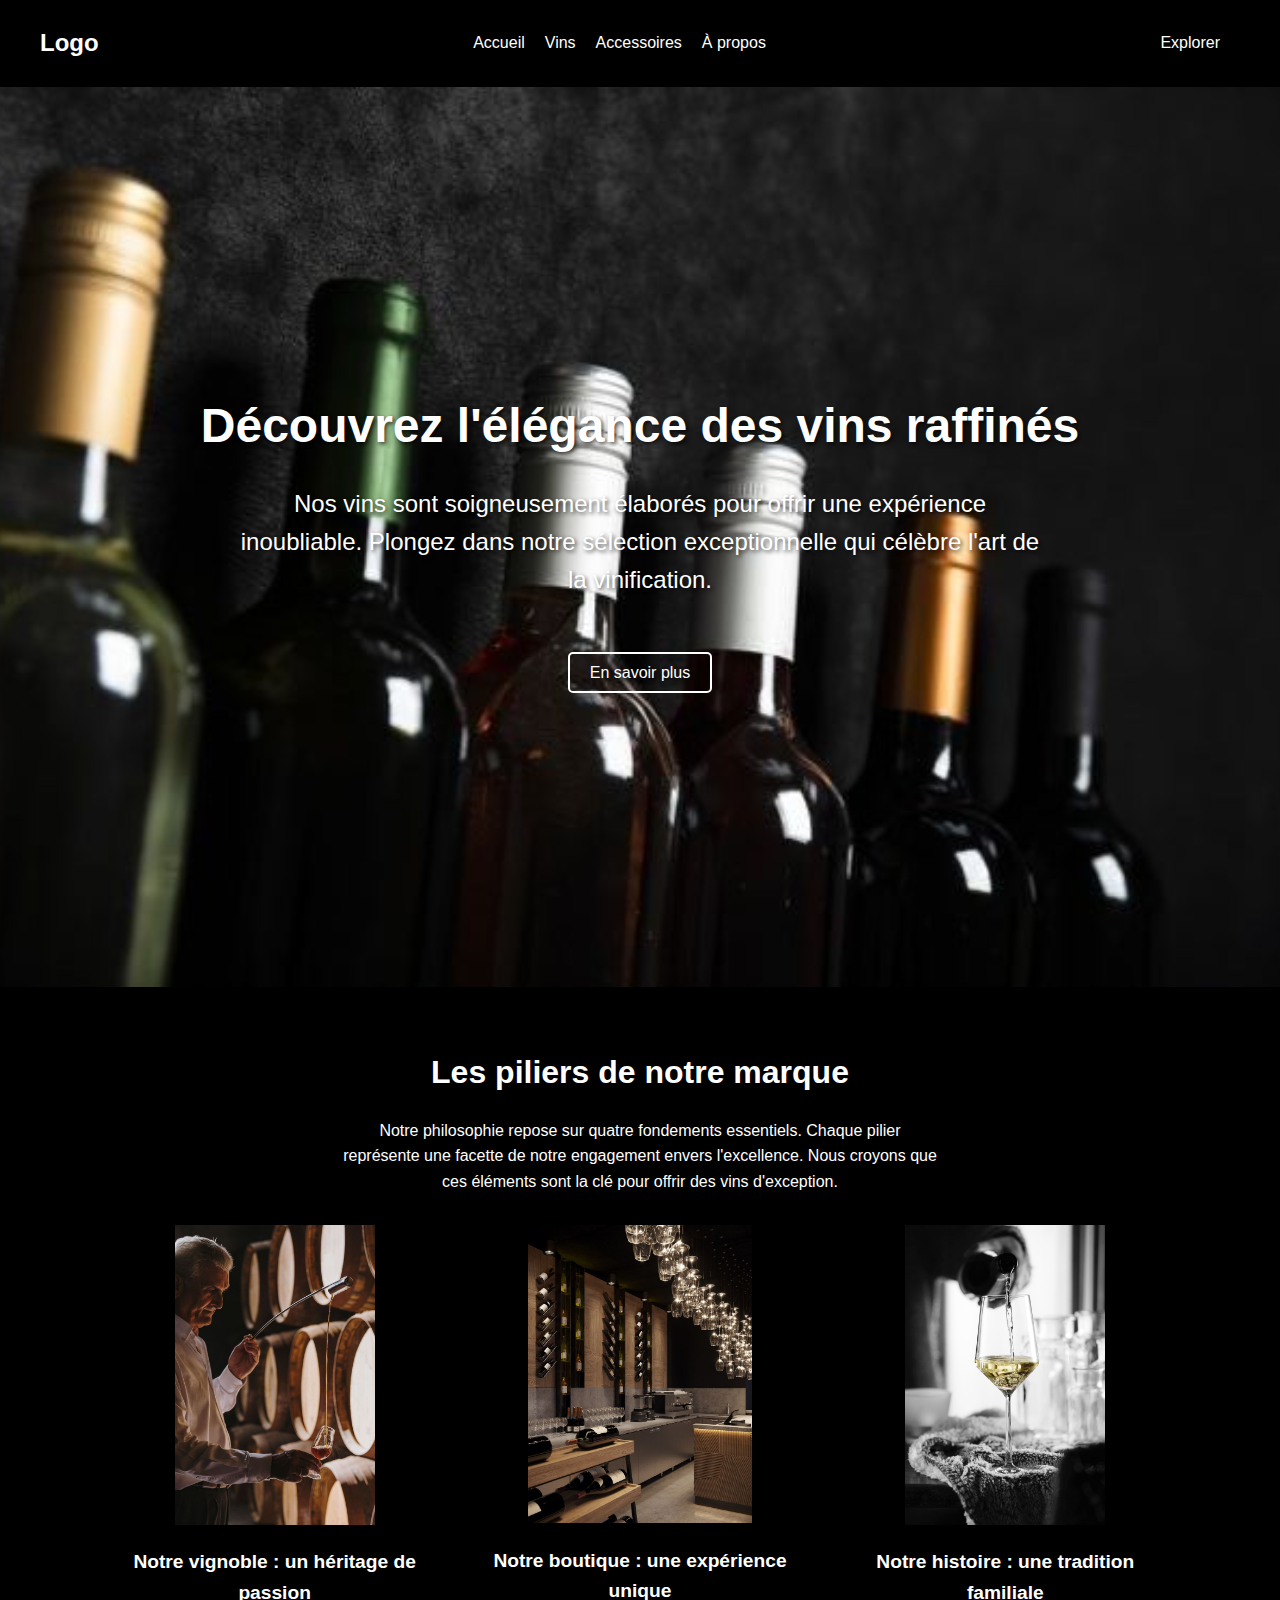
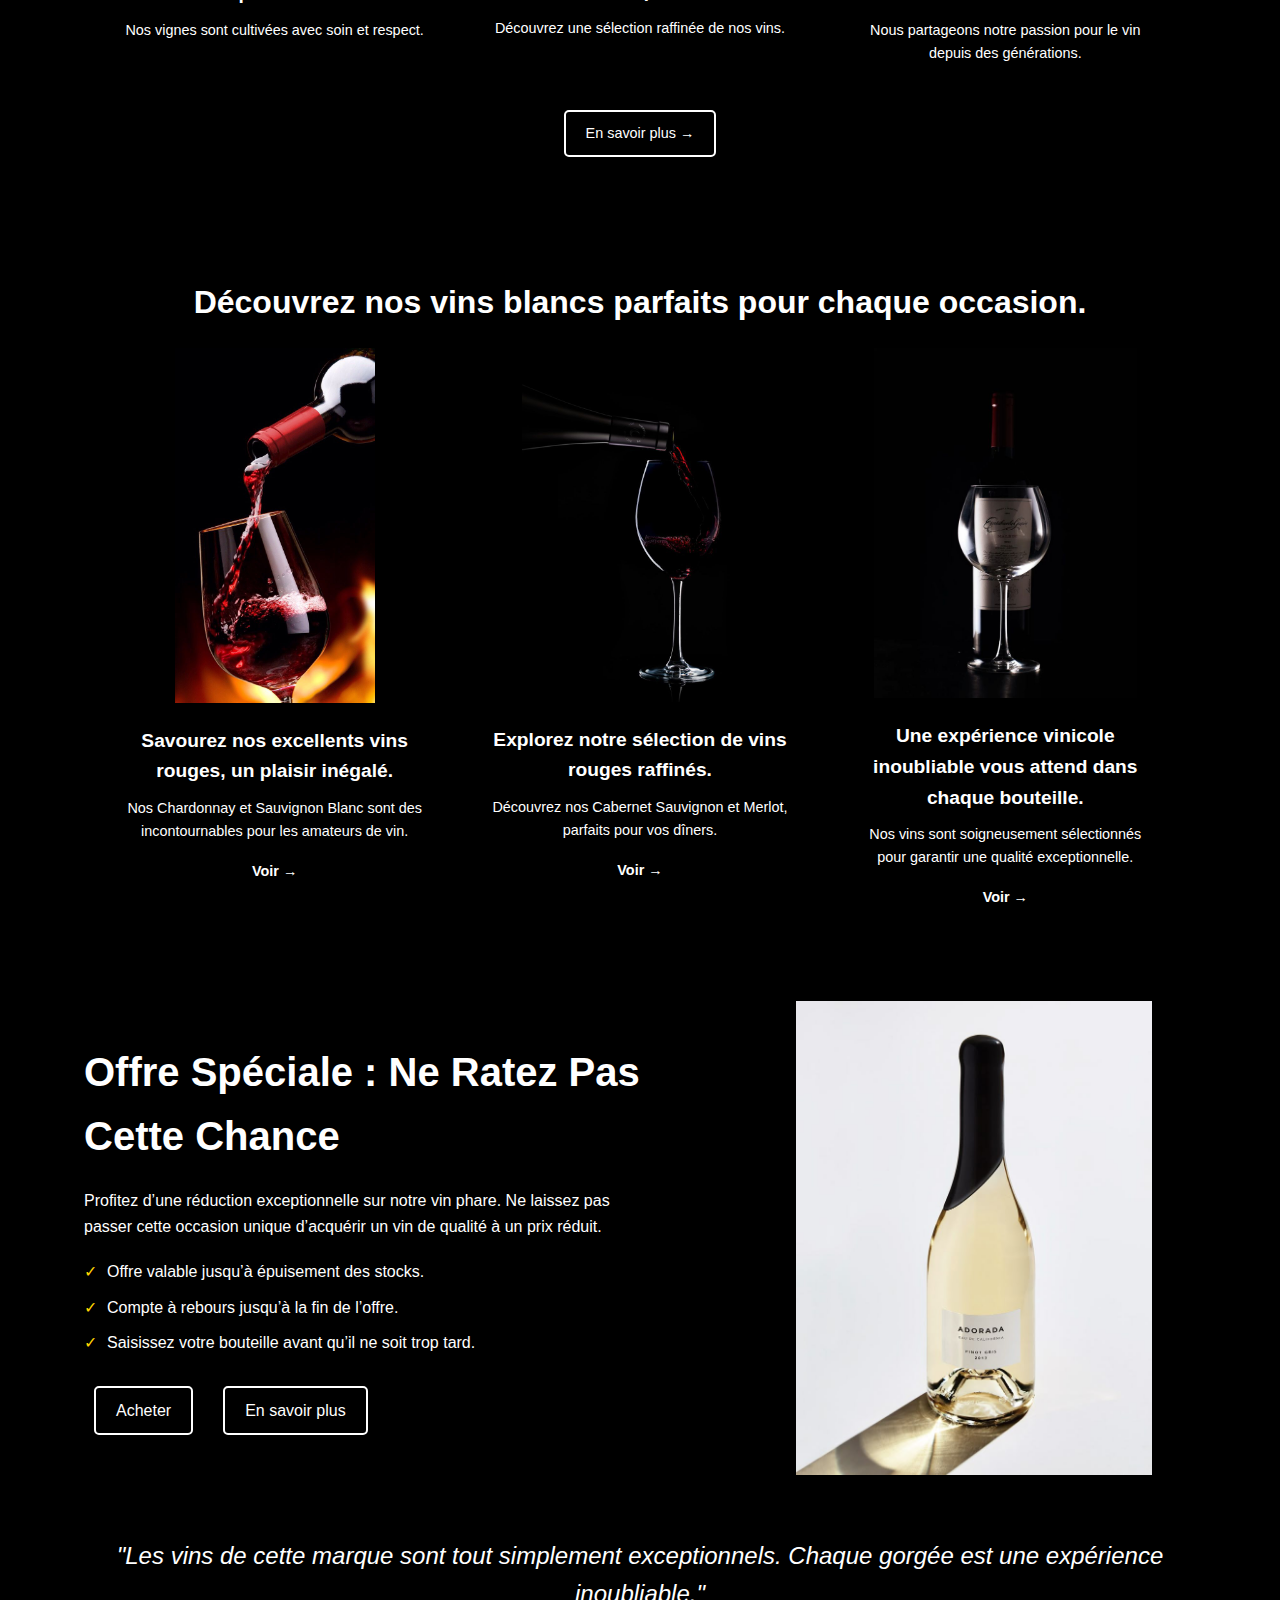
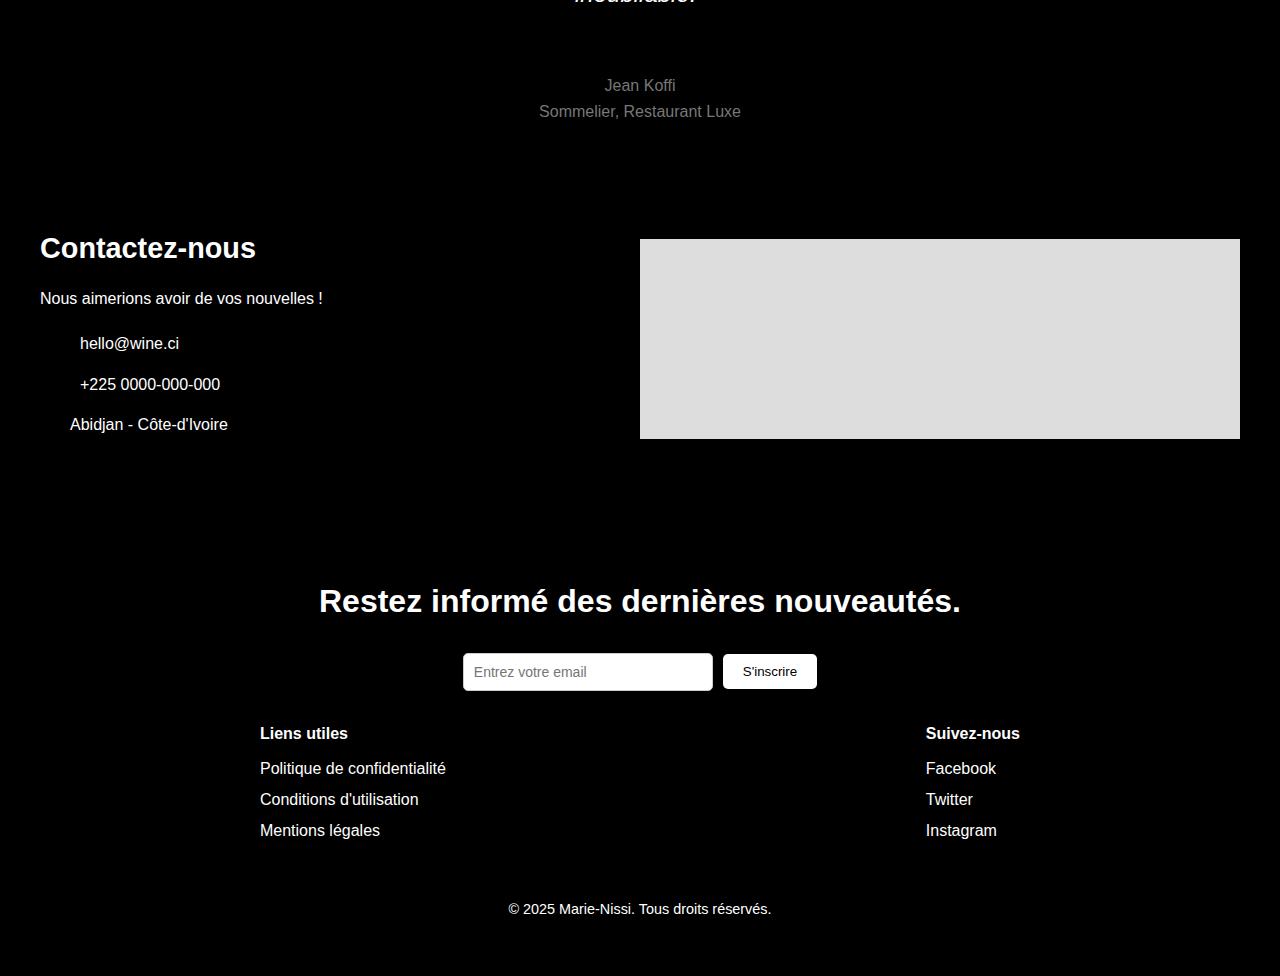
<file: index.html>
<!DOCTYPE html>
<html lang="fr">
<head>
    <meta charset="UTF-8">
    <meta name="viewport" content="width=device-width, initial-scale=1.0">
    <title>Wine Country</title>
    <link rel="stylesheet" href="style.css">
</head>
<body>
    <header>
        <div class="logo" style="color: white;">Logo</div>
        <nav>
            <a href="index.html">Accueil</a>
            <a href="vins.html">Vins</a>
            <a href="accessoires.html">Accessoires</a>
            <a href="apropos.html">À propos</a>
        </nav>
        <a href="#" class="btn-explorer">Explorer</a>
    </header>

    <section class="hero">
        <h1>Découvrez l'élégance des vins raffinés</h1>
        <p>Nos vins sont soigneusement élaborés pour offrir une expérience inoubliable. Plongez dans notre sélection exceptionnelle qui célèbre l'art de la vinification.</p>
        <div class="buttons">
            <a href="#">En savoir plus</a>
        </div>
    </section>


    <section class="pillars">
        <div class="container">
            <h2 style="color: white;">Les piliers de notre marque</h2>
            <p class="intro">
                Notre philosophie repose sur quatre fondements essentiels. Chaque pilier représente une facette de notre engagement envers l'excellence. Nous croyons que ces éléments sont la clé pour offrir des vins d'exception.
            </p>
            <div class="pillars-grid">
                <div class="pillar">
                    <img src="images/v2.jpg" alt="Icône Vignoble" class="icon" style="width: 200px;">
                    <h3 style="color: white;">Notre vignoble : un héritage de passion</h3>
                    <p>Nos vignes sont cultivées avec soin et respect.</p>
                </div>
                <div class="pillar">
                    <img src="images/v4.jpg" alt="Icône Boutique" class="icon" style="width: 224px;">
                    <h3 style="color: white;">Notre boutique : une expérience unique</h3>
                    <p>Découvrez une sélection raffinée de nos vins.</p>
                </div>
                <div class="pillar">
                    <img src="images/v1jpg.jpg" alt="Icône Histoire" class="icon" style="width: 200px;">
                    <h3 style="color: white;">Notre histoire : une tradition familiale</h3>
                    <p>Nous partageons notre passion pour le vin depuis des générations.</p>
                </div>
            </div>
            <div class="buttons">
                <a href="apropos.html" class="btn">En savoir plus &rarr;</a>
            </div>
        </div>
    </section>


    <section class="wine-section">
        <div class="container">
            <h2 style="color: white;">Découvrez nos vins blancs parfaits pour chaque occasion.</h2>
            <div class="wine-grid">
                <div class="wine-card">
                    <img src="images/1.jpg" alt="Icône Vin Rouge" class="icon" style="width: 200px;">
                    <h3 style="color: white;">Savourez nos excellents vins rouges, un plaisir inégalé.</h3>
                    <p>Nos Chardonnay et Sauvignon Blanc sont des incontournables pour les amateurs de vin.</p>
                    <a href="#" class="buy-link">Voir &rarr;</a>
                </div>
                <div class="wine-card">
                    <img src="images/2.jpg" alt="Icône Vin Raffiné" class="icon" style="width: 236px;">
                    <h3 style="color: white;">Explorez notre sélection de vins rouges raffinés.</h3>
                    <p>Découvrez nos Cabernet Sauvignon et Merlot, parfaits pour vos dîners.</p>
                    <a href="#" class="buy-link">Voir &rarr;</a>
                </div>
                <div class="wine-card">
                    <img src="images/3.jpg" alt="Icône Expérience Vinicole" class="icon" style="width: 263px;">
                    <h3 style="color: white;">Une expérience vinicole inoubliable vous attend dans chaque bouteille.</h3>
                    <p>Nos vins sont soigneusement sélectionnés pour garantir une qualité exceptionnelle.</p>
                    <a href="#" class="buy-link">Voir &rarr;</a>
                </div>
            </div>
        </div>
    </section>
    

    <div class="container">
        <section class="promotion">
            <div class="text">
                <h1>Offre Spéciale : Ne Ratez Pas Cette Chance</h1>
                <p>Profitez d’une réduction exceptionnelle sur notre vin phare. Ne laissez pas passer cette occasion unique d’acquérir un vin de qualité à un prix réduit.</p>
                <ul>
                    <li>Offre valable jusqu’à épuisement des stocks.</li>
                    <li>Compte à rebours jusqu’à la fin de l’offre.</li>
                    <li>Saisissez votre bouteille avant qu’il ne soit trop tard.</li>
                </ul>
                <div class="buttons">
                    <a href="#">Acheter</a>
                    <a href="#">En savoir plus</a>
                </div>
            </div>
            <div class="image">
                <img src="images/vinblanc.jpg" alt="Description de l'image" />
            </div>
        </section> <br><br>

        <section class="testimonial">
            <blockquote style="color: white;">
                "Les vins de cette marque sont tout simplement exceptionnels. Chaque gorgée est une expérience inoubliable."
            </blockquote>
            <footer>Jean Koffi<br>Sommelier, Restaurant Luxe</footer>
        </section>
    </div>


    <section class="contact-section">
        <div class="contact-details">
          <h2 style="color: white;">Contactez-nous</h2>
          <p style="color: white;">Nous aimerions avoir de vos nouvelles !</p>
          <ul>
            <li>
                <svg xmlns="http://www.w3.org/2000/svg" viewBox="0 0 24 24" fill="white">
                    <path d="M21.5 21.5h-19v-19h19v19zm-9.5-6c-.828 0-1.5-.672-1.5-1.5s.672-1.5 1.5-1.5 1.5.672 1.5 1.5-.672 1.5-1.5 1.5zm4.985-7.429c-.148-.083-.289-.166-.421-.249-.455-.282-1.022-.428-1.593-.428-.745 0-1.463.29-2.03.845-.464.457-.786 1.083-.896 1.762-.038.232-.057.459-.057.688 0 .792.249 1.561.71 2.147.282.365.646.67 1.067.899.247.139.501.259.76.356.375.145.765.218 1.165.218.735 0 1.475-.278 2.045-.825.442-.435.77-1.054.896-1.755.052-.256.079-.511.079-.765-.001-.78-.246-1.548-.706-2.128-.276-.358-.623-.656-1.028-.884z"/>
                </svg>
              <a href="mailto:hello@wine.ci" style="color: white;">hello@wine.ci</a>
            </li>
            <li>
              <svg xmlns="http://www.w3.org/2000/svg" viewBox="0 0 24 24">
                <path d="M17.016 17.016c-.828 0-1.563.234-2.203.703l-1.828-1.828c.469-.641.703-1.375.703-2.203 0-.234-.047-.469-.141-.703l2.297-2.297c.141.047.375.094.609.094.703 0 1.375-.281 1.875-.781s.75-1.172.75-1.875-.281-1.375-.75-1.875-1.172-.75-1.875-.75-1.375.281-1.875.75-.75 1.172-.75 1.875c0 .234.047.469.094.609l-2.297 2.297c-.234-.094-.469-.141-.703-.141-.828 0-1.563.234-2.203.703l-1.828-1.828c.469-.641.703-1.375.703-2.203 0-1.781-1.219-3-3-3-1.781 0-3 1.219-3 3s1.219 3 3 3c.828 0 1.563-.234 2.203-.703l1.828 1.828c-.469.641-.703 1.375-.703 2.203 0 1.781 1.219 3 3 3 1.781 0 3-1.219 3-3 0-.828-.234-1.563-.703-2.203l1.828-1.828c.641.469 1.375.703 2.203.703 1.781 0 3-1.219 3-3 0-1.781-1.219-3-3-3zm0 0"/>
              </svg>
              <a href="tel:+2250000000000" style="color: white;">+225 0000-000-000</a>
            </li>
            <li>
              <svg xmlns="http://www.w3.org/2000/svg" viewBox="0 0 24 24">
                <path d="M12 2c-5.523 0-10 4.477-10 10s4.477 10 10 10 10-4.477 10-10-4.477-10-10-10zm0 2c4.411 0 8 3.589 8 8s-3.589 8-8 8-8-3.589-8-8 3.589-8 8-8zm-.5 3c-1.104 0-2 .896-2 2s.896 2 2 2 2-.896 2-2-.896-2-2-2zm-3.5 8c0 1.5 3 2.25 3 2.25s3-.75 3-2.25c0-1.5-3-1.75-3-1.75s-3 .25-3 1.75z"/>
              </svg>
              <span style="color: white;">Abidjan - Côte-d'Ivoire</span>
            </li>
          </ul>
        </div>
        <div class="contact-map">
          <iframe 
            src="https://www.google.com/maps/embed?pb=!1m18!1m12!1m3!1d1989.555914515678!2d-4.0079136!3d5.3364848!2m3!1f0!2f0!3f0!3m2!1i1024!2i768!4f13.1!3m3!1m2!1s0xdb4f07f67b34493%3A0x5cf2b3a10acb6fcf!2sAbidjan%2C%20C%C3%B4te%20d&#39;Ivoire!5e0!3m2!1sen!2sci!4v1673827682206!5m2!1sen!2sci" 
            width="100%" 
            height="300" 
            style="border:0;" 
            allowfullscreen="" 
            loading="lazy">
          </iframe>
        </div>
    </section>

    <footer>
        <div class="newsletter">
          <h3>Abonnez-vous à notre newsletter</h3>
          <h1>Restez informé des dernières nouveautés.</h1><br>
          <form action="#">
            <input type="email" placeholder="Entrez votre email" required />
            <button type="submit">S'inscrire</button>
          </form>
        </div>
      
        <div class="footer-links">
          <div class="policies">
            <h4>Liens utiles</h4>
            <ul>
              <li><a href="#">Politique de confidentialité</a></li>
              <li><a href="#">Conditions d'utilisation</a></li>
              <li><a href="#">Mentions légales</a></li>
            </ul>
          </div>
          <div class="socials">
            <h4>Suivez-nous</h4>
            <ul>
              <li><a href="#" target="_blank">Facebook</a></li>
              <li><a href="#" target="_blank">Twitter</a></li>
              <li><a href="#" target="_blank">Instagram</a></li>
            </ul>
          </div>
        </div>
      
        <div class="footer-bottom">
          <p>&copy; 2025 Marie-Nissi. Tous droits réservés.</p>
        </div>
    </footer>
</body>
</html>
</file>
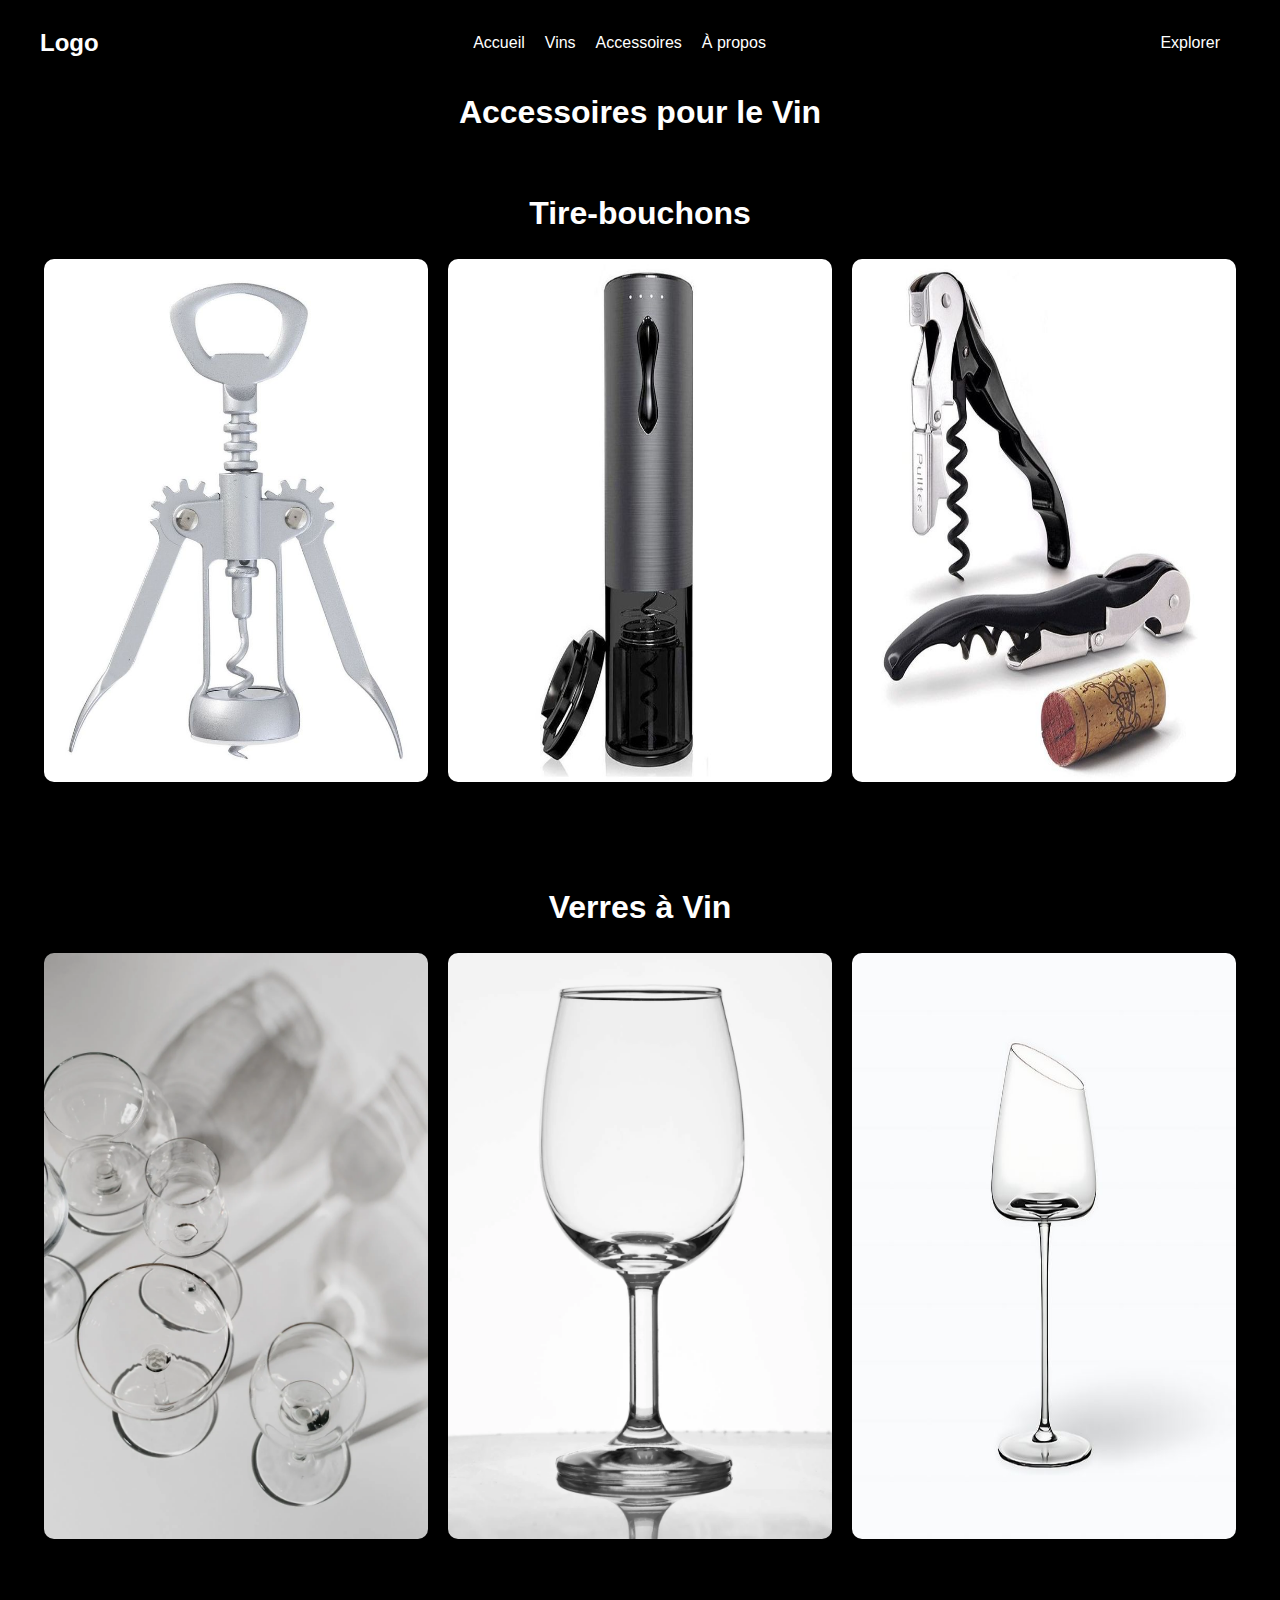
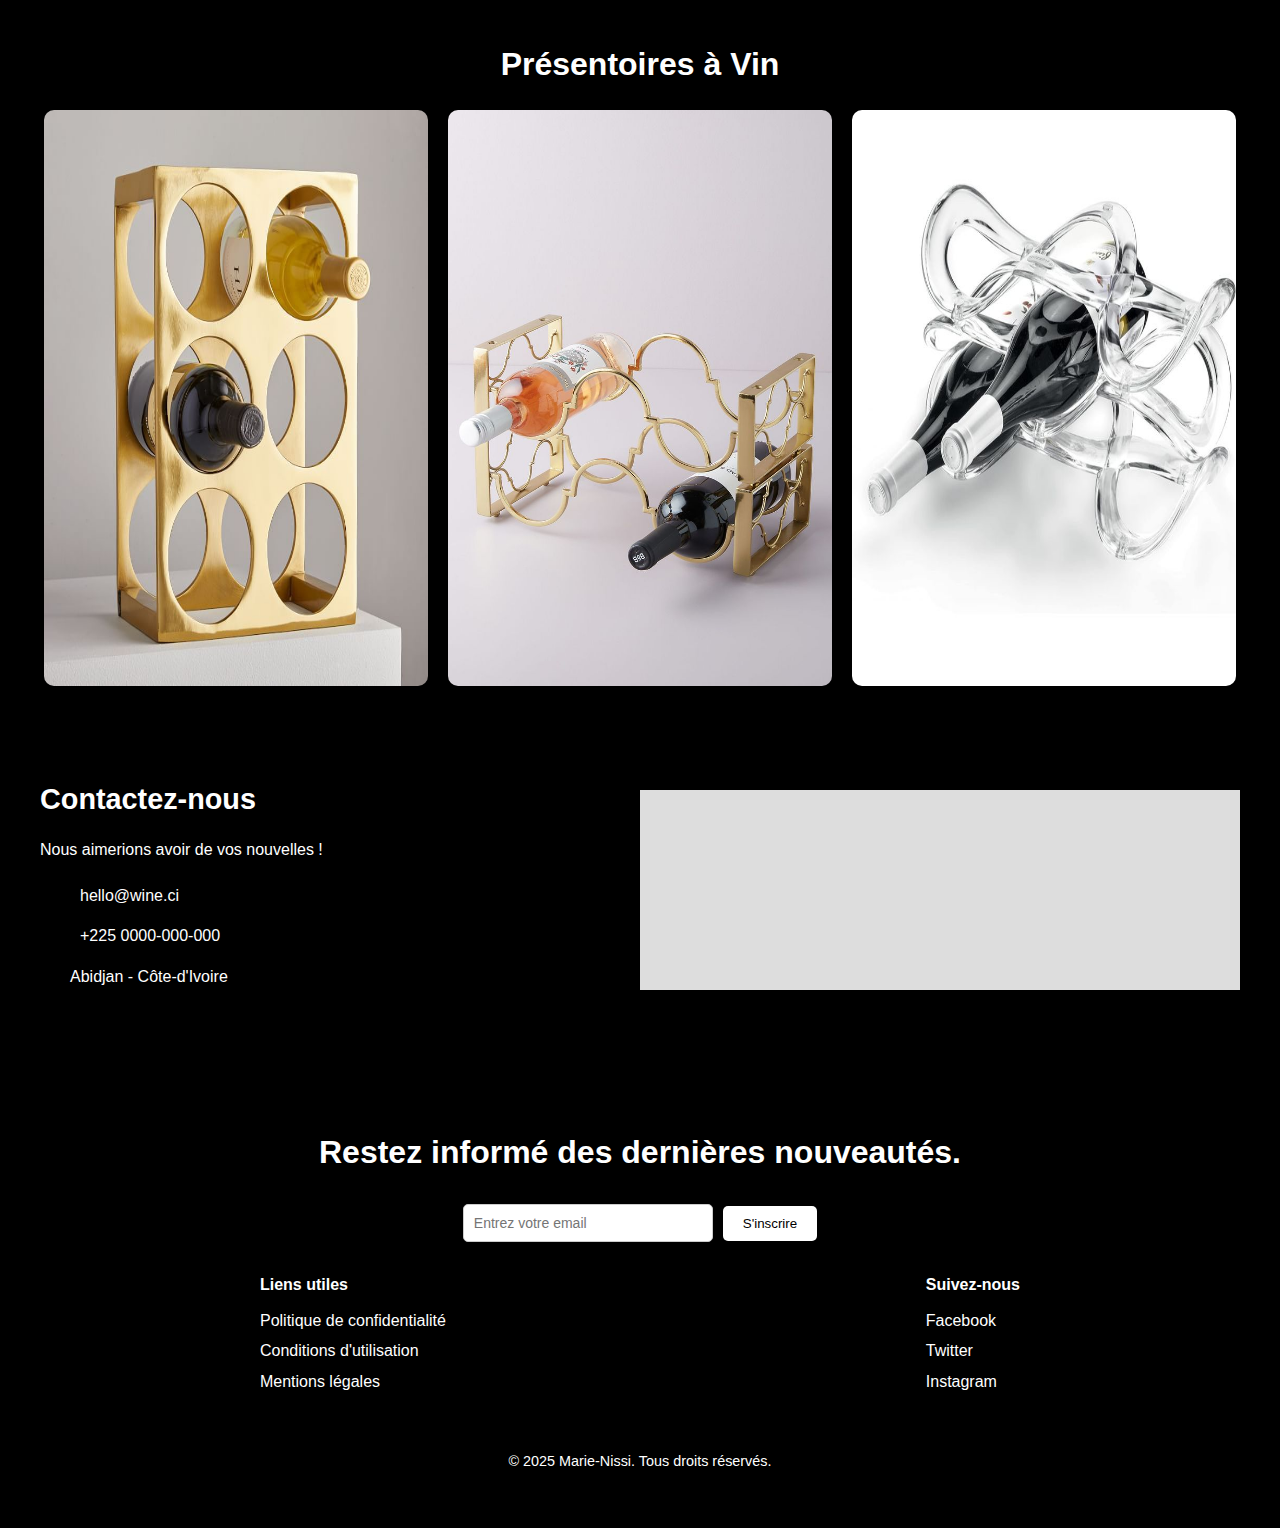
<file: accessoires.html>
<!DOCTYPE html>
<html lang="en">
<head>
    <meta charset="UTF-8">
    <meta name="viewport" content="width=device-width, initial-scale=1.0">
    <title>Document</title>
    <link rel="stylesheet" href="style.css">
</head>
<body>
    <header>
        <div class="logo" style="color: white;">Logo</div>
        <nav>
            <a href="index.html">Accueil</a>
            <a href="vins.html">Vins</a>
            <a href="accessoires.html">Accessoires</a>
            <a href="apropos.html">À propos</a>
        </nav>
        <a href="#" class="btn-explorer">Explorer</a>
    </header>


    <section>
        <h1 style="text-align: center;">Accessoires pour le Vin</h1>
        <section class="section">
            <h2 style="color: white; text-align: center;">Tire-bouchons</h2>
            <div class="gallerie">
                <img src="images/TB1.jpg" alt="Tire-bouchon 1">
                <img src="images/TB2.jpg" alt="Tire-bouchon 2">
                <img src="images/TB3.jpg" alt="Tire-bouchon 3">
            </div>
        </section>
        
        <section class="section">
            <h2 style="color: white; text-align: center;">Verres à Vin</h2>
            <div class="gallerie">
                <img src="images/verre1.webp" alt="Verre à Vin 1">
                <img src="images/verre2.webp" alt="Verre à Vin 2">
                <img src="images/verre3.jpg" alt="Verre à Vin 3">
            </div>
        </section>
        
        <section class="section">
            <h2 style="color: white; text-align: center;">Présentoires à Vin</h2>
            <div class="gallerie">
                <img src="images/P1.jpg" alt="Carafe 1">
                <img src="images/p2.jpg" alt="Carafe 2">
                <img src="images/p3.jpg" alt="Carafe 3">
            </div>
        </section>
    </section>


    <section class="contact-section">
        <div class="contact-details">
          <h2 style="color: white;">Contactez-nous</h2>
          <p style="color: white;">Nous aimerions avoir de vos nouvelles !</p>
          <ul>
            <li>
                <svg xmlns="http://www.w3.org/2000/svg" viewBox="0 0 24 24" fill="white">
                    <path d="M21.5 21.5h-19v-19h19v19zm-9.5-6c-.828 0-1.5-.672-1.5-1.5s.672-1.5 1.5-1.5 1.5.672 1.5 1.5-.672 1.5-1.5 1.5zm4.985-7.429c-.148-.083-.289-.166-.421-.249-.455-.282-1.022-.428-1.593-.428-.745 0-1.463.29-2.03.845-.464.457-.786 1.083-.896 1.762-.038.232-.057.459-.057.688 0 .792.249 1.561.71 2.147.282.365.646.67 1.067.899.247.139.501.259.76.356.375.145.765.218 1.165.218.735 0 1.475-.278 2.045-.825.442-.435.77-1.054.896-1.755.052-.256.079-.511.079-.765-.001-.78-.246-1.548-.706-2.128-.276-.358-.623-.656-1.028-.884z"/>
                </svg>
              <a href="mailto:hello@wine.ci" style="color: white;">hello@wine.ci</a>
            </li>
            <li>
              <svg xmlns="http://www.w3.org/2000/svg" viewBox="0 0 24 24">
                <path d="M17.016 17.016c-.828 0-1.563.234-2.203.703l-1.828-1.828c.469-.641.703-1.375.703-2.203 0-.234-.047-.469-.141-.703l2.297-2.297c.141.047.375.094.609.094.703 0 1.375-.281 1.875-.781s.75-1.172.75-1.875-.281-1.375-.75-1.875-1.172-.75-1.875-.75-1.375.281-1.875.75-.75 1.172-.75 1.875c0 .234.047.469.094.609l-2.297 2.297c-.234-.094-.469-.141-.703-.141-.828 0-1.563.234-2.203.703l-1.828-1.828c.469-.641.703-1.375.703-2.203 0-1.781-1.219-3-3-3-1.781 0-3 1.219-3 3s1.219 3 3 3c.828 0 1.563-.234 2.203-.703l1.828 1.828c-.469.641-.703 1.375-.703 2.203 0 1.781 1.219 3 3 3 1.781 0 3-1.219 3-3 0-.828-.234-1.563-.703-2.203l1.828-1.828c.641.469 1.375.703 2.203.703 1.781 0 3-1.219 3-3 0-1.781-1.219-3-3-3zm0 0"/>
              </svg>
              <a href="tel:+2250000000000" style="color: white;">+225 0000-000-000</a>
            </li>
            <li>
              <svg xmlns="http://www.w3.org/2000/svg" viewBox="0 0 24 24">
                <path d="M12 2c-5.523 0-10 4.477-10 10s4.477 10 10 10 10-4.477 10-10-4.477-10-10-10zm0 2c4.411 0 8 3.589 8 8s-3.589 8-8 8-8-3.589-8-8 3.589-8 8-8zm-.5 3c-1.104 0-2 .896-2 2s.896 2 2 2 2-.896 2-2-.896-2-2-2zm-3.5 8c0 1.5 3 2.25 3 2.25s3-.75 3-2.25c0-1.5-3-1.75-3-1.75s-3 .25-3 1.75z"/>
              </svg>
              <span style="color: white;">Abidjan - Côte-d'Ivoire</span>
            </li>
          </ul>
        </div>
        <div class="contact-map">
          <iframe 
            src="https://www.google.com/maps/embed?pb=!1m18!1m12!1m3!1d1989.555914515678!2d-4.0079136!3d5.3364848!2m3!1f0!2f0!3f0!3m2!1i1024!2i768!4f13.1!3m3!1m2!1s0xdb4f07f67b34493%3A0x5cf2b3a10acb6fcf!2sAbidjan%2C%20C%C3%B4te%20d&#39;Ivoire!5e0!3m2!1sen!2sci!4v1673827682206!5m2!1sen!2sci" 
            width="100%" 
            height="300" 
            style="border:0;" 
            allowfullscreen="" 
            loading="lazy">
          </iframe>
        </div>
    </section>

    <footer>
        <div class="newsletter">
          <h3>Abonnez-vous à notre newsletter</h3>
          <h1>Restez informé des dernières nouveautés.</h1><br>
          <form action="#">
            <input type="email" placeholder="Entrez votre email" required />
            <button type="submit">S'inscrire</button>
          </form>
        </div>
      
        <div class="footer-links">
          <div class="policies">
            <h4>Liens utiles</h4>
            <ul>
              <li><a href="#">Politique de confidentialité</a></li>
              <li><a href="#">Conditions d'utilisation</a></li>
              <li><a href="#">Mentions légales</a></li>
            </ul>
          </div>
          <div class="socials">
            <h4>Suivez-nous</h4>
            <ul>
              <li><a href="#" target="_blank">Facebook</a></li>
              <li><a href="#" target="_blank">Twitter</a></li>
              <li><a href="#" target="_blank">Instagram</a></li>
            </ul>
          </div>
        </div>
      
        <div class="footer-bottom">
          <p>&copy; 2025 Marie-Nissi. Tous droits réservés.</p>
        </div>
    </footer>
</body>
</html>
</file>
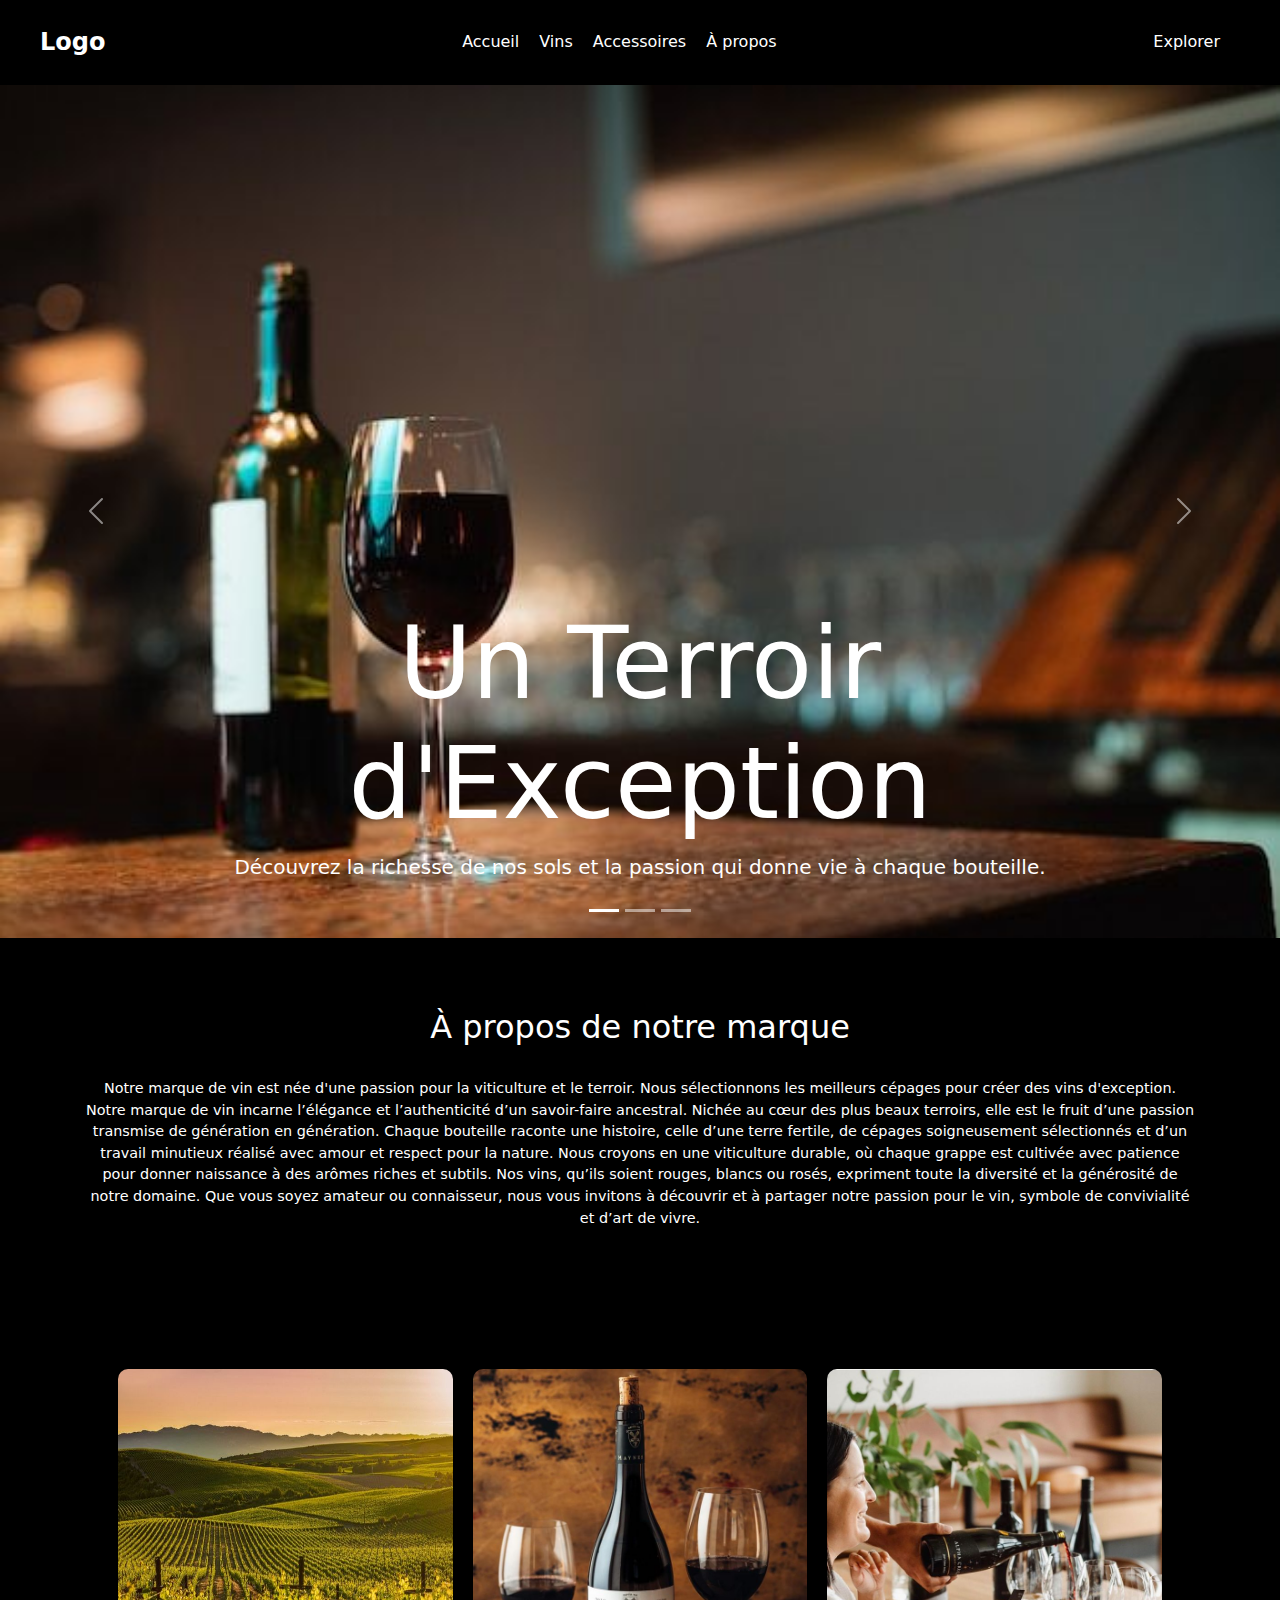
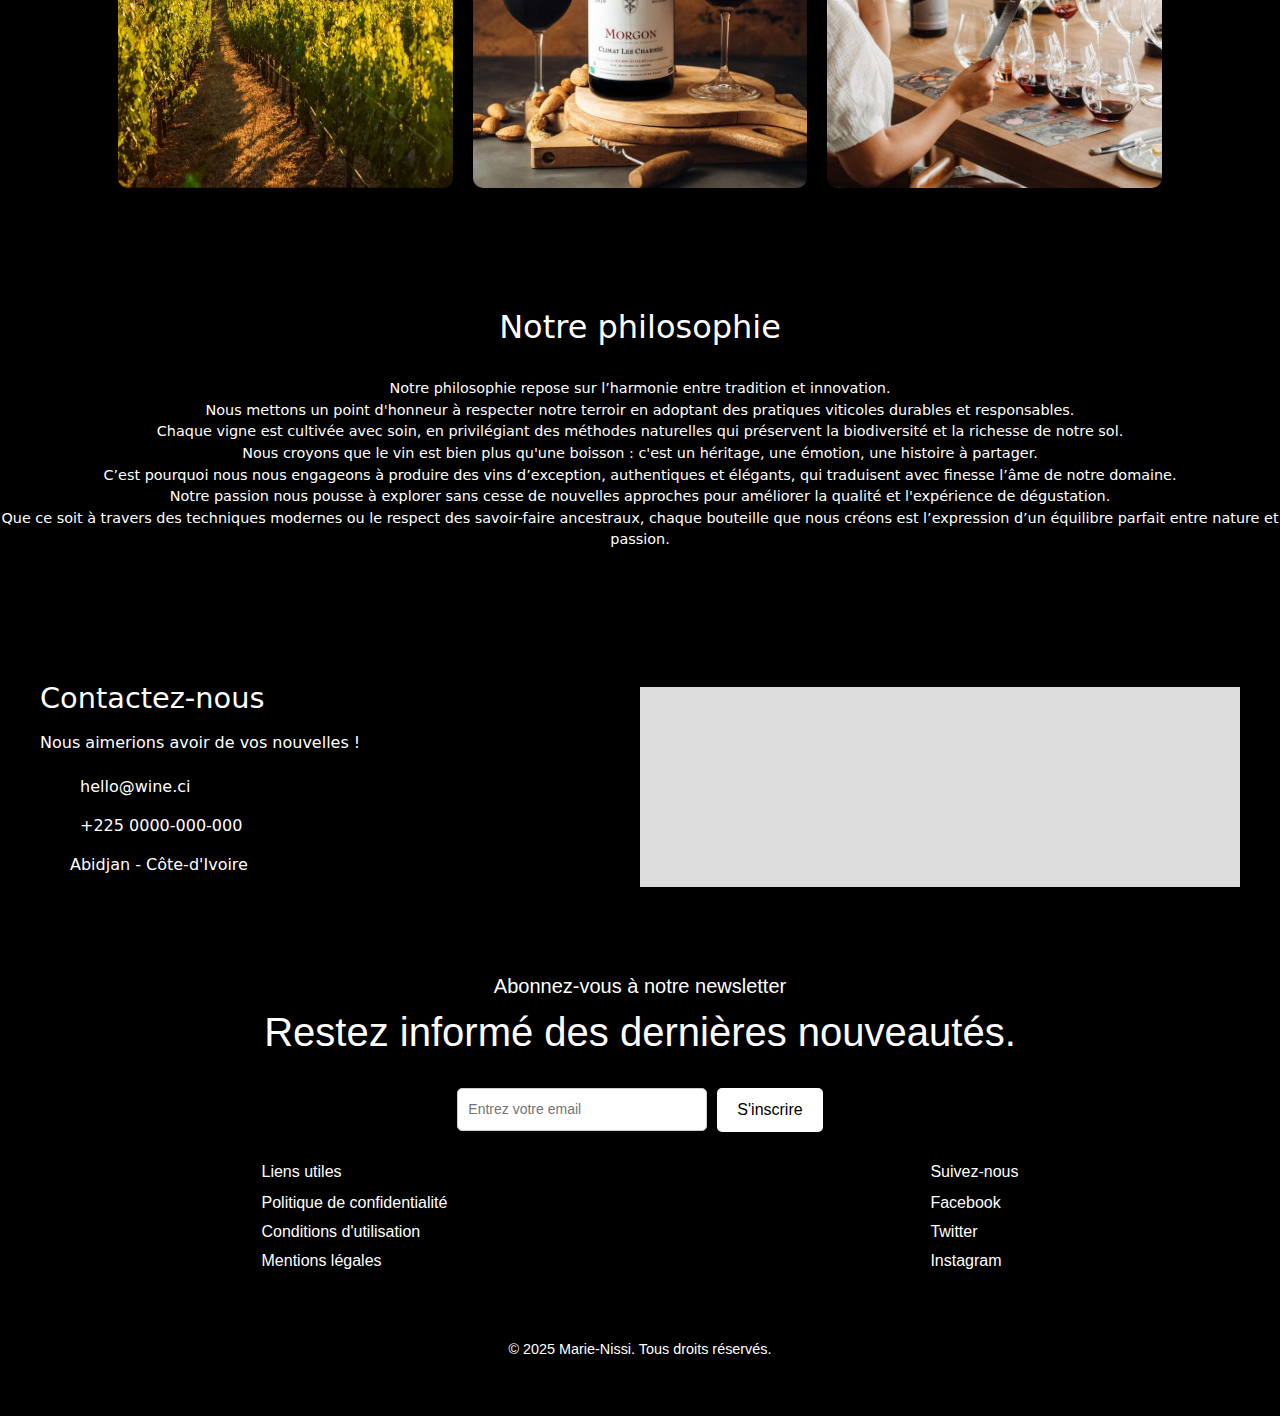
<file: apropos.html>
<!DOCTYPE html>
<html lang="en">
<head>
    <meta charset="UTF-8">
    <meta name="viewport" content="width=device-width, initial-scale=1.0">
    <title>a propos</title>
    <link rel="stylesheet" href="style.css">
    <link href="https://cdn.jsdelivr.net/npm/bootstrap@5.3.3/dist/css/bootstrap.min.css" rel="stylesheet" integrity="sha384-QWTKZyjpPEjISv5WaRU9OFeRpok6YctnYmDr5pNlyT2bRjXh0JMhjY6hW+ALEwIH" crossorigin="anonymous">
    <script src="https://cdn.jsdelivr.net/npm/bootstrap@5.3.3/dist/js/bootstrap.bundle.min.js" integrity="sha384-YvpcrYf0tY3lHB60NNkmXc5s9fDVZLESaAA55NDzOxhy9GkcIdslK1eN7N6jIeHz" crossorigin="anonymous"></script>
</head>
<body style="background-color: black;">
    <header>
        <div class="logo" style="color: white;">Logo</div>
        <nav>
            <a href="index.html">Accueil</a>
            <a href="vins.html">Vins</a>
            <a href="accessoires.html">Accessoires</a>
            <a href="apropos.html">À propos</a>
        </nav>
        <a href="#" class="btn-explorer">Explorer</a>
    </header>

<section>
    <div id="carouselExampleCaptions" class="carousel slide">
        <div class="carousel-indicators">
            <button type="button" data-bs-target="#carouselExampleCaptions" data-bs-slide-to="0" class="active" aria-current="true" aria-label="Slide 1"></button>
            <button type="button" data-bs-target="#carouselExampleCaptions" data-bs-slide-to="1" aria-label="Slide 2"></button>
            <button type="button" data-bs-target="#carouselExampleCaptions" data-bs-slide-to="2" aria-label="Slide 3"></button>
        </div>
        <div class="carousel-inner" >
            <div class="carousel-item active">
                <img src="images/slide1.jpg" class="d-block w-100" alt="...">
                <div class="carousel-caption d-none d-md-block">
                    <h5 style="font-size: 100px;">Un Terroir d'Exception</h5>
                    <p style="font-size: 20px;">Découvrez la richesse de nos sols et la passion qui donne vie à chaque bouteille.</p>
                </div>
            </div>
            <div class="carousel-item">
                <img src="images/slide2.jpg" class="d-block w-100" alt="...">
                <div class="carousel-caption d-none d-md-block">
                    <h5 style="font-size: 100px;">Un Savoir-Faire Authentique</h5>
                    <p style="font-size: 20px;">Nos techniques traditionnelles et notre engagement durable offrent un vin unique et raffiné.</p>
                </div>
            </div>
            <div class="carousel-item">
                <img src="images/slide3.jpg" class="d-block w-100" alt="...">
                <div class="carousel-caption d-none d-md-block">
                    <h5 style="font-size: 100px;">Une Expérience de Dégustation Inoubliable</h5>
                    <p style="font-size: 20px;">Chaque verre révèle des arômes subtils et une intensité qui captivent les sens.</p>
                </div>
            </div>
        </div>
        <button class="carousel-control-prev" type="button" data-bs-target="#carouselExampleCaptions" data-bs-slide="prev">
            <span class="carousel-control-prev-icon" aria-hidden="true"></span>
            <span class="visually-hidden">Previous</span>
        </button>
        <button class="carousel-control-next" type="button" data-bs-target="#carouselExampleCaptions" data-bs-slide="next">
            <span class="carousel-control-next-icon" aria-hidden="true"></span>
            <span class="visually-hidden">Next</span>
        </button>
    </div>
</section>


    <div class="container" style="background-color: black;">
        <section class="section">
            <h2 style="text-align: center; color: white;">À propos de notre marque</h2> <br>
            <p style="color: white; text-align: center;">Notre marque de vin est née d'une passion pour la viticulture et le terroir. Nous sélectionnons les meilleurs cépages pour créer des vins d'exception.
                Notre marque de vin incarne l’élégance et l’authenticité d’un savoir-faire ancestral. Nichée au cœur des plus beaux terroirs, elle est le fruit d’une passion transmise de génération en génération. Chaque bouteille raconte une histoire, celle d’une terre fertile, de cépages soigneusement sélectionnés et d’un travail minutieux réalisé avec amour et respect pour la nature.
                Nous croyons en une viticulture durable, où chaque grappe est cultivée avec patience pour donner naissance à des arômes riches et subtils. Nos vins, qu’ils soient rouges, blancs ou rosés, expriment toute la diversité et la générosité de notre domaine.

                Que vous soyez amateur ou connaisseur, nous vous invitons à découvrir et à partager notre passion pour le vin, symbole de convivialité et d’art de vivre.
            </p>
        </section> <br>
        
        
        
        <section class="section">
            <div class="gallery">
                <img src="images/v.jpg" alt="Vignoble au coucher du soleil">
                <img src="images/b.jpg" alt="Bouteilles de vin">
                <img src="images/d.jpg" alt="Dégustation de vin">
            </div>
        </section>
    </div>


    <section class="section">
        <h2 style="text-align: center; color: white;">Notre philosophie</h2><br>
        <p style="color: white; text-align: center;">Notre philosophie repose sur l’harmonie entre tradition et innovation.<br> Nous mettons un point d'honneur à respecter notre terroir en adoptant des pratiques viticoles durables et responsables. <br>Chaque vigne est cultivée avec soin, en privilégiant des méthodes naturelles qui préservent la biodiversité et la richesse de notre sol.<br>

            Nous croyons que le vin est bien plus qu'une boisson : c'est un héritage, une émotion, une histoire à partager.<br> C’est pourquoi nous nous engageons à produire des vins d’exception, authentiques et élégants, qui traduisent avec finesse l’âme de notre domaine.<br>
            
            Notre passion nous pousse à explorer sans cesse de nouvelles approches pour améliorer la qualité et l'expérience de dégustation.<br> Que ce soit à travers des techniques modernes ou le respect des savoir-faire ancestraux, chaque bouteille que nous créons est l’expression d’un équilibre parfait entre nature et passion.</p>
    </section> <br>

    <section class="contact-section">
        <div class="contact-details">
          <h2 style="color: white;">Contactez-nous</h2>
          <p style="color: white;">Nous aimerions avoir de vos nouvelles !</p>
          <ul>
            <li>
                <svg xmlns="http://www.w3.org/2000/svg" viewBox="0 0 24 24" fill="white">
                    <path d="M21.5 21.5h-19v-19h19v19zm-9.5-6c-.828 0-1.5-.672-1.5-1.5s.672-1.5 1.5-1.5 1.5.672 1.5 1.5-.672 1.5-1.5 1.5zm4.985-7.429c-.148-.083-.289-.166-.421-.249-.455-.282-1.022-.428-1.593-.428-.745 0-1.463.29-2.03.845-.464.457-.786 1.083-.896 1.762-.038.232-.057.459-.057.688 0 .792.249 1.561.71 2.147.282.365.646.67 1.067.899.247.139.501.259.76.356.375.145.765.218 1.165.218.735 0 1.475-.278 2.045-.825.442-.435.77-1.054.896-1.755.052-.256.079-.511.079-.765-.001-.78-.246-1.548-.706-2.128-.276-.358-.623-.656-1.028-.884z"/>
                </svg>
              <a href="mailto:hello@wine.ci" style="color: white;">hello@wine.ci</a>
            </li>
            <li>
              <svg xmlns="http://www.w3.org/2000/svg" viewBox="0 0 24 24">
                <path d="M17.016 17.016c-.828 0-1.563.234-2.203.703l-1.828-1.828c.469-.641.703-1.375.703-2.203 0-.234-.047-.469-.141-.703l2.297-2.297c.141.047.375.094.609.094.703 0 1.375-.281 1.875-.781s.75-1.172.75-1.875-.281-1.375-.75-1.875-1.172-.75-1.875-.75-1.375.281-1.875.75-.75 1.172-.75 1.875c0 .234.047.469.094.609l-2.297 2.297c-.234-.094-.469-.141-.703-.141-.828 0-1.563.234-2.203.703l-1.828-1.828c.469-.641.703-1.375.703-2.203 0-1.781-1.219-3-3-3-1.781 0-3 1.219-3 3s1.219 3 3 3c.828 0 1.563-.234 2.203-.703l1.828 1.828c-.469.641-.703 1.375-.703 2.203 0 1.781 1.219 3 3 3 1.781 0 3-1.219 3-3 0-.828-.234-1.563-.703-2.203l1.828-1.828c.641.469 1.375.703 2.203.703 1.781 0 3-1.219 3-3 0-1.781-1.219-3-3-3zm0 0"/>
              </svg>
              <a href="tel:+2250000000000" style="color: white;">+225 0000-000-000</a>
            </li>
            <li>
              <svg xmlns="http://www.w3.org/2000/svg" viewBox="0 0 24 24">
                <path d="M12 2c-5.523 0-10 4.477-10 10s4.477 10 10 10 10-4.477 10-10-4.477-10-10-10zm0 2c4.411 0 8 3.589 8 8s-3.589 8-8 8-8-3.589-8-8 3.589-8 8-8zm-.5 3c-1.104 0-2 .896-2 2s.896 2 2 2 2-.896 2-2-.896-2-2-2zm-3.5 8c0 1.5 3 2.25 3 2.25s3-.75 3-2.25c0-1.5-3-1.75-3-1.75s-3 .25-3 1.75z"/>
              </svg>
              <span style="color: white;">Abidjan - Côte-d'Ivoire</span>
            </li>
          </ul>
        </div>
        <div class="contact-map">
          <iframe 
            src="https://www.google.com/maps/embed?pb=!1m18!1m12!1m3!1d1989.555914515678!2d-4.0079136!3d5.3364848!2m3!1f0!2f0!3f0!3m2!1i1024!2i768!4f13.1!3m3!1m2!1s0xdb4f07f67b34493%3A0x5cf2b3a10acb6fcf!2sAbidjan%2C%20C%C3%B4te%20d&#39;Ivoire!5e0!3m2!1sen!2sci!4v1673827682206!5m2!1sen!2sci" 
            width="100%" 
            height="300" 
            style="border:0;" 
            allowfullscreen="" 
            loading="lazy">
          </iframe>
        </div>
    </section>

    <footer>
        <div class="newsletter">
          <h3>Abonnez-vous à notre newsletter</h3>
          <h1>Restez informé des dernières nouveautés.</h1><br>
          <form action="#">
            <input type="email" placeholder="Entrez votre email" required />
            <button type="submit">S'inscrire</button>
          </form>
        </div>
      
        <div class="footer-links">
          <div class="policies">
            <h4>Liens utiles</h4>
            <ul>
              <li><a href="#">Politique de confidentialité</a></li>
              <li><a href="#">Conditions d'utilisation</a></li>
              <li><a href="#">Mentions légales</a></li>
            </ul>
          </div>
          <div class="socials">
            <h4>Suivez-nous</h4>
            <ul>
              <li><a href="#" target="_blank">Facebook</a></li>
              <li><a href="#" target="_blank">Twitter</a></li>
              <li><a href="#" target="_blank">Instagram</a></li>
            </ul>
          </div>
        </div>
      
        <div class="footer-bottom">
          <p>&copy; 2025 Marie-Nissi. Tous droits réservés.</p>
        </div>
    </footer>
</body>
</html>
</file>
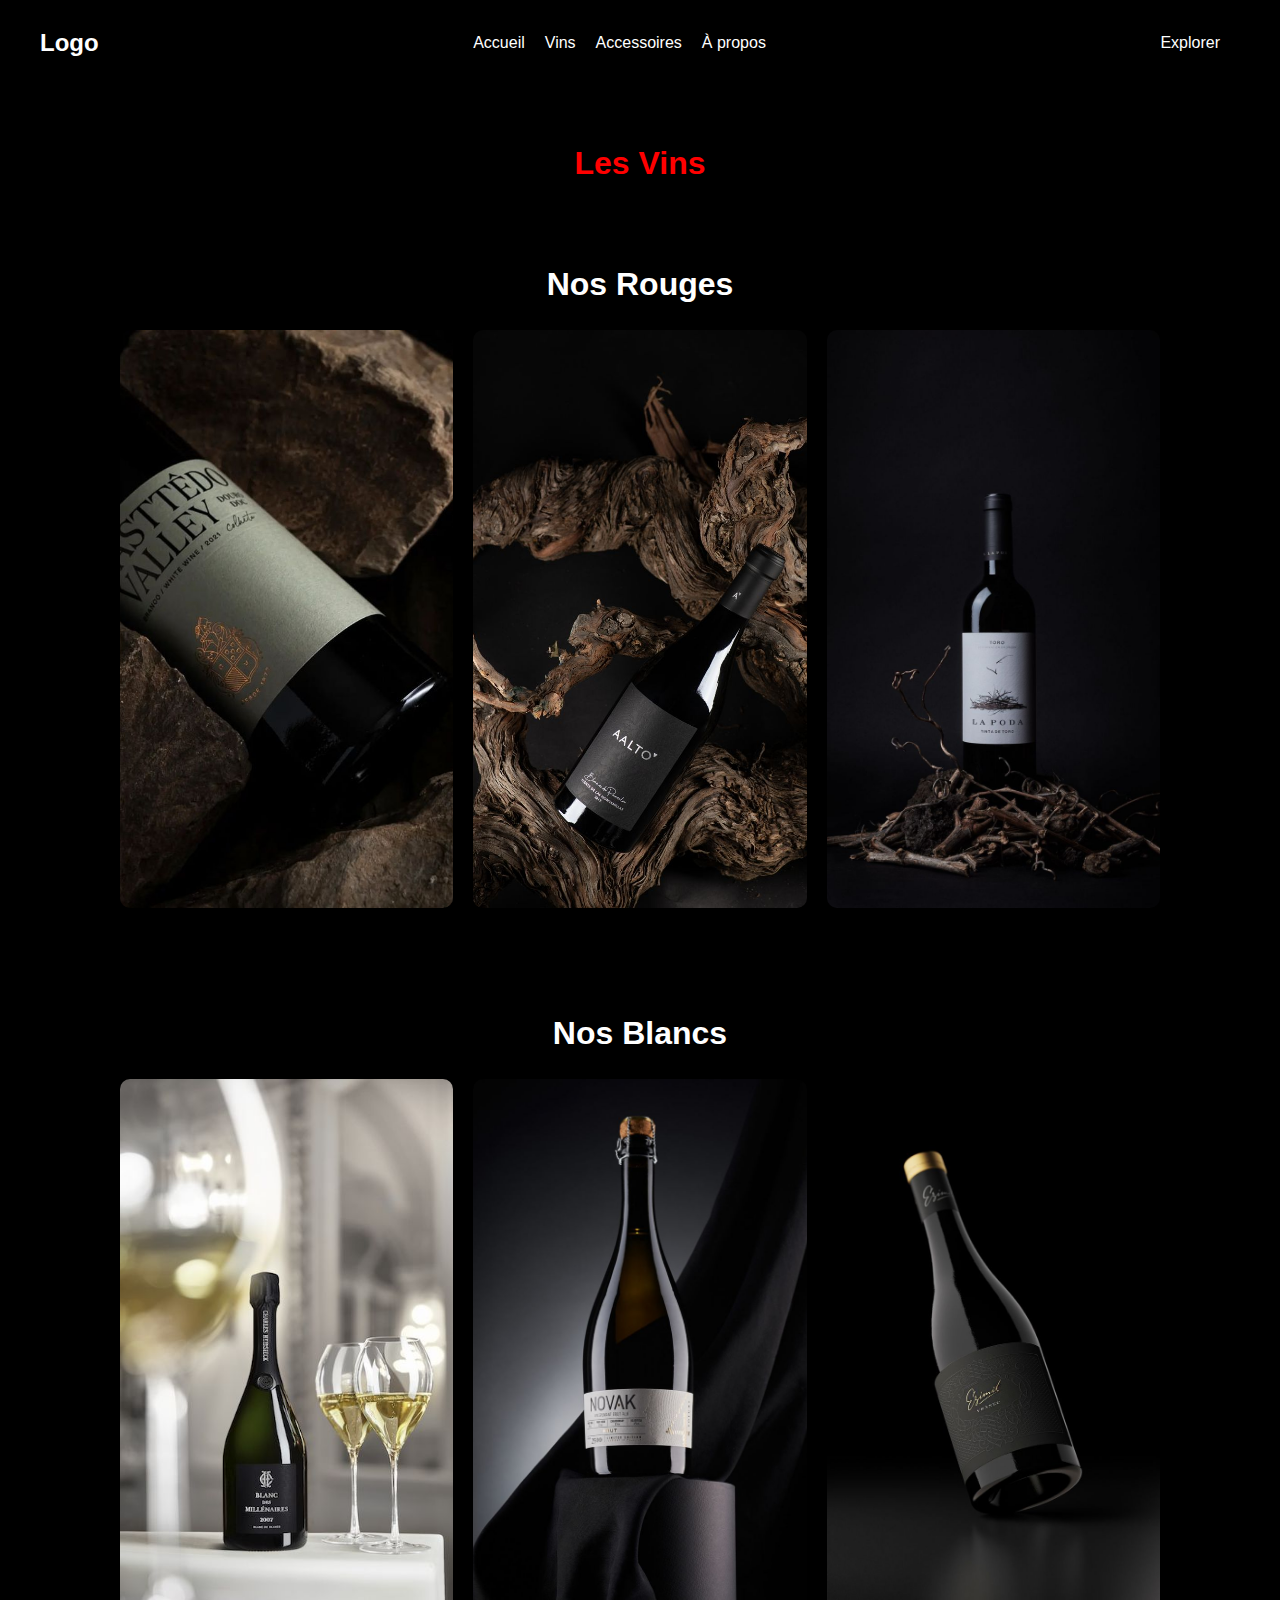
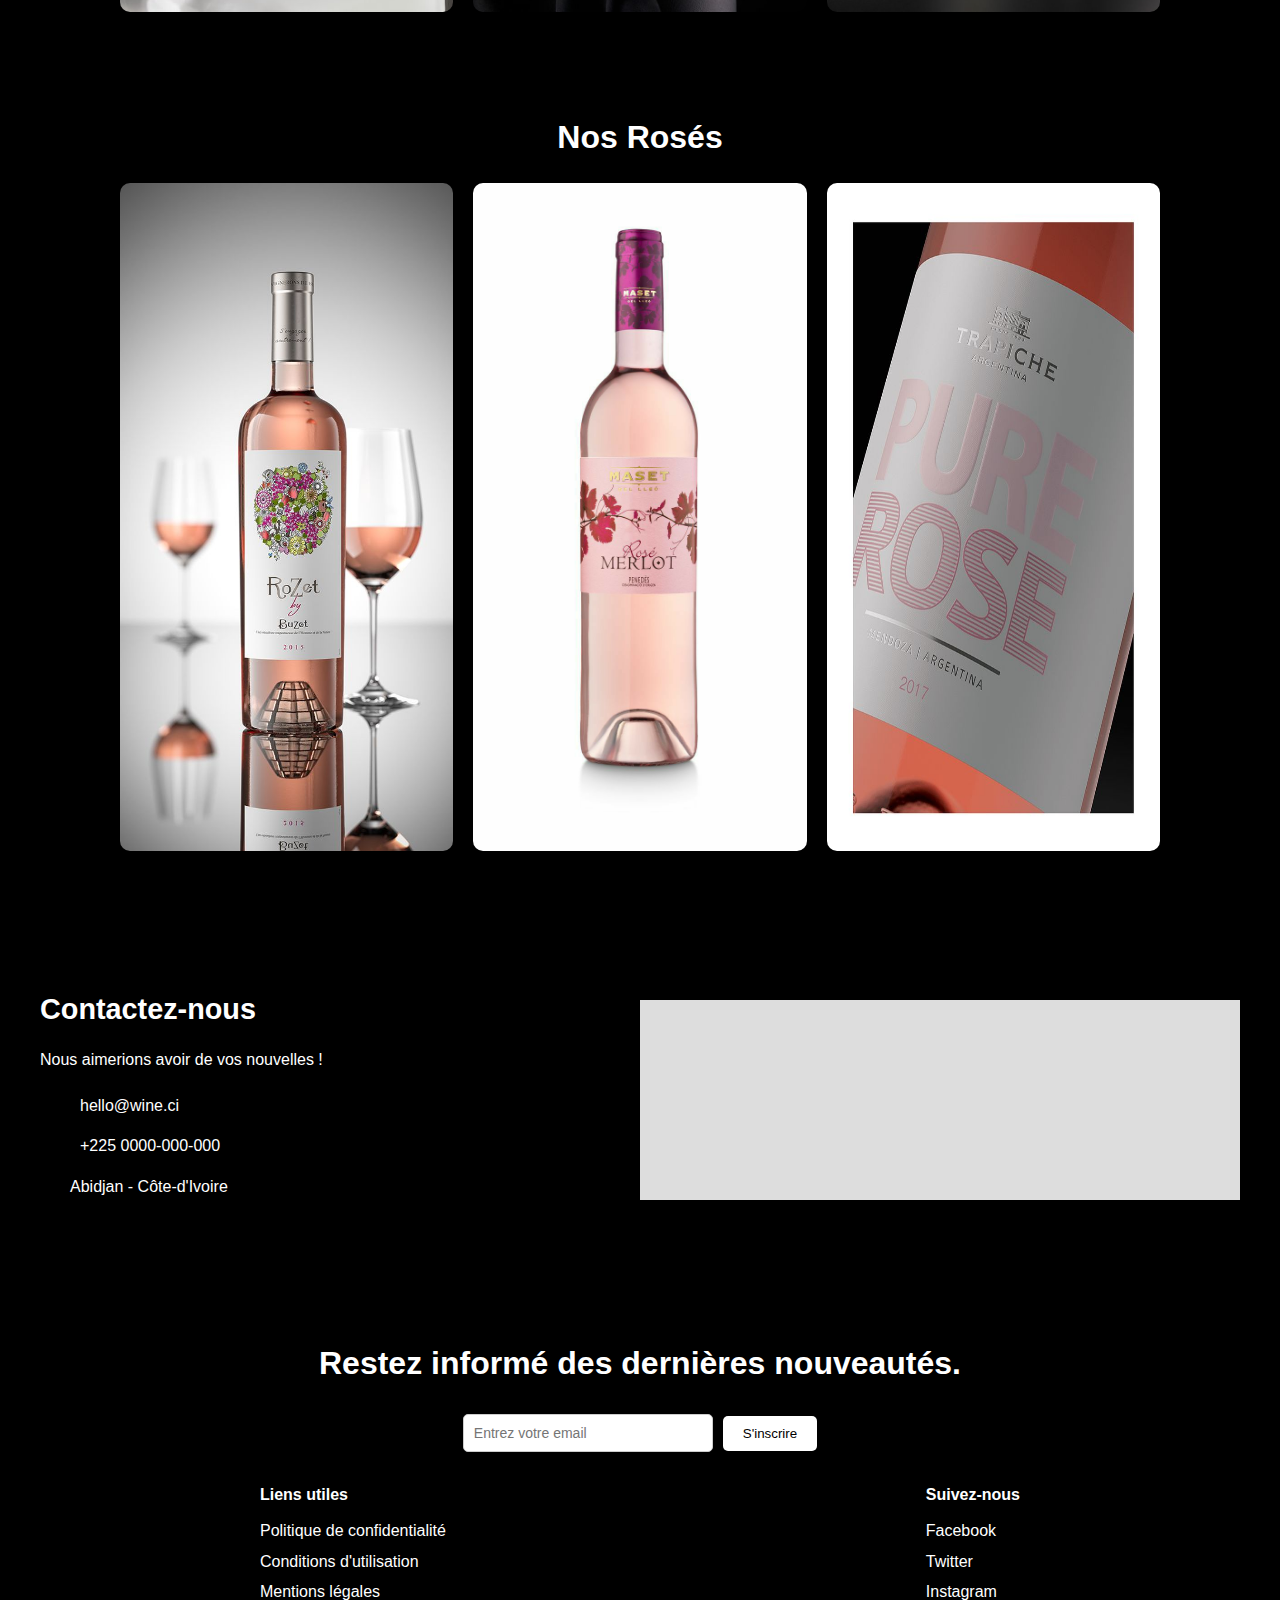
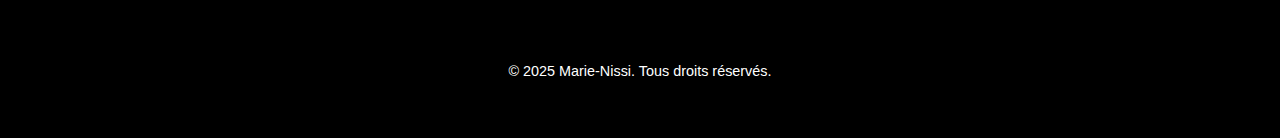
<file: vins.html>
<!DOCTYPE html>
<html lang="en">
<head>
    <meta charset="UTF-8">
    <meta name="viewport" content="width=device-width, initial-scale=1.0">
    <title>vins</title>
    <link rel="stylesheet" href="style.css">
</head>
<body>
    <header>
        <div class="logo" style="color: white;">Logo</div>
        <nav>
            <a href="index.html">Accueil</a>
            <a href="vins.html">Vins</a>
            <a href="accessoires.html">Accessoires</a>
            <a href="apropos.html">À propos</a>
        </nav>
        <a href="#" class="btn-explorer">Explorer</a>
    </header> <br><br>

    <section>
        <h1 style="text-align: center; color: red;">Les Vins</h1>
        <div class="container">
            <section class="section">
                <h2 style="color: white; text-align: center;">Nos Rouges</h2>
                <div class="galleri">
                    <img src="images/vR1.jpg" alt="Vin Rouge 1" style="object-fit: cover;">
                    <img src="images/VR2.jpg" alt="Vin Rouge 2" style="object-fit: cover;">
                    <img src="images/vr3.jpg" alt="Vin Rouge 3" style="object-fit: cover;">
                </div>
            </section>
            
            <section class="section">
                <h2 style="color: white; text-align: center;">Nos Blancs</h2>
                <div class="galleri">
                    <img src="images/VB1.jpg" alt="Vin Blanc 1" style="object-fit: cover;">
                    <img src="images/VB2.jpg" alt="Vin Blanc 2" style="object-fit: cover;">
                    <img src="images/VB3.jpg" alt="Vin Blanc 3" style="object-fit: cover;">
                </div>
            </section>
            
            <section class="section">
                <h2 style="color: white; text-align: center;">Nos Rosés</h2>
                <div class="galleri">
                    <img src="images/R1.jpg" alt="Vin Rosé 1" style="object-fit: cover;">
                    <img src="images/R2.jpg" alt="Vin Rosé 2" style="object-fit: cover;">
                    <img src="images/R3.jpg" alt="Vin Rosé 3">
                </div>
            </section>
        </div>
    </section> <br>


    <section class="contact-section">
        <div class="contact-details">
          <h2 style="color: white;">Contactez-nous</h2>
          <p style="color: white;">Nous aimerions avoir de vos nouvelles !</p>
          <ul>
            <li>
                <svg xmlns="http://www.w3.org/2000/svg" viewBox="0 0 24 24" fill="white">
                    <path d="M21.5 21.5h-19v-19h19v19zm-9.5-6c-.828 0-1.5-.672-1.5-1.5s.672-1.5 1.5-1.5 1.5.672 1.5 1.5-.672 1.5-1.5 1.5zm4.985-7.429c-.148-.083-.289-.166-.421-.249-.455-.282-1.022-.428-1.593-.428-.745 0-1.463.29-2.03.845-.464.457-.786 1.083-.896 1.762-.038.232-.057.459-.057.688 0 .792.249 1.561.71 2.147.282.365.646.67 1.067.899.247.139.501.259.76.356.375.145.765.218 1.165.218.735 0 1.475-.278 2.045-.825.442-.435.77-1.054.896-1.755.052-.256.079-.511.079-.765-.001-.78-.246-1.548-.706-2.128-.276-.358-.623-.656-1.028-.884z"/>
                </svg>
              <a href="mailto:hello@wine.ci" style="color: white;">hello@wine.ci</a>
            </li>
            <li>
              <svg xmlns="http://www.w3.org/2000/svg" viewBox="0 0 24 24">
                <path d="M17.016 17.016c-.828 0-1.563.234-2.203.703l-1.828-1.828c.469-.641.703-1.375.703-2.203 0-.234-.047-.469-.141-.703l2.297-2.297c.141.047.375.094.609.094.703 0 1.375-.281 1.875-.781s.75-1.172.75-1.875-.281-1.375-.75-1.875-1.172-.75-1.875-.75-1.375.281-1.875.75-.75 1.172-.75 1.875c0 .234.047.469.094.609l-2.297 2.297c-.234-.094-.469-.141-.703-.141-.828 0-1.563.234-2.203.703l-1.828-1.828c.469-.641.703-1.375.703-2.203 0-1.781-1.219-3-3-3-1.781 0-3 1.219-3 3s1.219 3 3 3c.828 0 1.563-.234 2.203-.703l1.828 1.828c-.469.641-.703 1.375-.703 2.203 0 1.781 1.219 3 3 3 1.781 0 3-1.219 3-3 0-.828-.234-1.563-.703-2.203l1.828-1.828c.641.469 1.375.703 2.203.703 1.781 0 3-1.219 3-3 0-1.781-1.219-3-3-3zm0 0"/>
              </svg>
              <a href="tel:+2250000000000" style="color: white;">+225 0000-000-000</a>
            </li>
            <li>
              <svg xmlns="http://www.w3.org/2000/svg" viewBox="0 0 24 24">
                <path d="M12 2c-5.523 0-10 4.477-10 10s4.477 10 10 10 10-4.477 10-10-4.477-10-10-10zm0 2c4.411 0 8 3.589 8 8s-3.589 8-8 8-8-3.589-8-8 3.589-8 8-8zm-.5 3c-1.104 0-2 .896-2 2s.896 2 2 2 2-.896 2-2-.896-2-2-2zm-3.5 8c0 1.5 3 2.25 3 2.25s3-.75 3-2.25c0-1.5-3-1.75-3-1.75s-3 .25-3 1.75z"/>
              </svg>
              <span style="color: white;">Abidjan - Côte-d'Ivoire</span>
            </li>
          </ul>
        </div>
        <div class="contact-map">
          <iframe 
            src="https://www.google.com/maps/embed?pb=!1m18!1m12!1m3!1d1989.555914515678!2d-4.0079136!3d5.3364848!2m3!1f0!2f0!3f0!3m2!1i1024!2i768!4f13.1!3m3!1m2!1s0xdb4f07f67b34493%3A0x5cf2b3a10acb6fcf!2sAbidjan%2C%20C%C3%B4te%20d&#39;Ivoire!5e0!3m2!1sen!2sci!4v1673827682206!5m2!1sen!2sci" 
            width="100%" 
            height="300" 
            style="border:0;" 
            allowfullscreen="" 
            loading="lazy">
          </iframe>
        </div>
    </section>

    <footer>
        <div class="newsletter">
          <h3>Abonnez-vous à notre newsletter</h3>
          <h1>Restez informé des dernières nouveautés.</h1><br>
          <form action="#">
            <input type="email" placeholder="Entrez votre email" required />
            <button type="submit">S'inscrire</button>
          </form>
        </div>
      
        <div class="footer-links">
          <div class="policies">
            <h4>Liens utiles</h4>
            <ul>
              <li><a href="#">Politique de confidentialité</a></li>
              <li><a href="#">Conditions d'utilisation</a></li>
              <li><a href="#">Mentions légales</a></li>
            </ul>
          </div>
          <div class="socials">
            <h4>Suivez-nous</h4>
            <ul>
              <li><a href="#" target="_blank">Facebook</a></li>
              <li><a href="#" target="_blank">Twitter</a></li>
              <li><a href="#" target="_blank">Instagram</a></li>
            </ul>
          </div>
        </div>
      
        <div class="footer-bottom">
          <p>&copy; 2025 Marie-Nissi. Tous droits réservés.</p>
        </div>
    </footer>
</body>
</html>
</file>
<file: style.css>
* {
    margin: 0;
    padding: 0;
    box-sizing: border-box;
}

body {
    font-family: Arial, sans-serif;
    line-height: 1.6;
    color: #fff;
    background-color: #000;
}

header {
    display: flex;
    justify-content: space-between;
    align-items: center;
    padding: 20px 40px;
    background-color: #000;
    border-bottom: 1px solid #000;
}

header .logo {
    font-size: 24px;
    font-weight: bold;
}

header nav {
    display: flex;
    gap: 20px;
}

header nav a {
    text-decoration: none;
    color: #fff;
    font-size: 16px;
}

header nav a:hover {
    text-decoration: underline;
}

header .btn-explorer {
    background-color: #000;
    color: #fff;
    padding: 10px 20px;
    text-decoration: none;
    font-size: 16px;
    border-radius: 5px;
}

header .btn-explorer:hover {
    background-color: #000;
}

.hero {
    position: relative;
    background-image: url('images/f1.jpg'); /* Remplace 'image.jpg' par l'URL de ton image */
    background-size: cover;
    background-position: center;
    color: white;
    text-align: center;
    padding: 50px 20px;
    height: 100vh; /* Ajuste la hauteur en fonction de ton design */
    display: flex;
    flex-direction: column;
    justify-content: center;
    align-items: center;
}

.hero h1 {
    font-size: 3rem;
    margin-bottom: 20px;
    text-shadow: 2px 2px 4px rgba(0, 0, 0, 0.7);
}

.hero p {
    font-size: 1.5rem;
    margin-bottom: 30px;
    text-shadow: 2px 2px 4px rgba(0, 0, 0, 0.7);
    max-width: 800px;
}

.buttons a {
    text-decoration: none;
    padding: 10px 20px;
    margin: 0 10px;
    border: 2px solid white;
    color: white;
    border-radius: 5px;
    text-shadow: 2px 2px 4px rgba(0, 0, 0, 0.7);
    transition: background-color 0.3s, color 0.3s;
}

.buttons a:hover {
    background-color: white;
    color: black;
}


.pillars {
    padding: 40px 20px;
    text-align: center;
    background-color: #000;
    color: white;
}

.container {
    max-width: 1200px;
    margin: 0 auto;
}

h2 {
    font-size: 2rem;
    margin-bottom: 10px;
}

.intro {
    max-width: 600px;
    margin: 0 auto 30px;
    font-size: 1rem;
    color: #fff;
}

.pillars-grid {
    display: flex;
    justify-content: space-around;
    flex-wrap: wrap;
    gap: 20px;
}

.pillar {
    max-width: 300px;
    text-align: center;
}

.icon {
    width: 50px;
    margin-bottom: 15px;
}

h3 {
    font-size: 1.2rem;
    margin-bottom: 10px;
}

.p {
    font-size: 0.9rem;
    color: #fff;
}

.buttons {
    margin-top: 30px;
}

.btn {
    display: inline-block;
    padding: 10px 20px;
    margin: 0 5px;
    font-size: 0.9rem;
    color: #fff;
    background-color: #000;
    text-decoration: none;
    border-radius: 4px;
    transition: background-color 0.3s;
}

.btn:hover {
    background-color: #444;
}

.wine-section {
    padding: 40px 20px;
    text-align: center;
    background-color: #000;
}

.container {
    max-width: 1200px;
    margin: 0 auto;
}

h2 {
    font-size: 2rem;
    margin-bottom: 20px;
    color: #000;
}

.wine-grid {
    display: flex;
    justify-content: space-around;
    flex-wrap: wrap;
    gap: 20px;
}

.wine-card {
    max-width: 300px;
    text-align: center;
}

.icon {
    width: 50px;
    margin-bottom: 15px;
}

h3 {
    font-size: 1.2rem;
    margin-bottom: 10px;
    color: #000;
}

p {
    font-size: 0.9rem;
    color: #fff;
    margin-bottom: 15px;
}

.buy-link {
    font-size: 0.9rem;
    color: #fff;
    text-decoration: none;
    font-weight: bold;
}

.buy-link:hover {
    text-decoration: underline;
}

.container {
    width: 90%;
    max-width: 1200px;
    margin: 0 auto;
    padding: 20px;
}

.promotion {
    display: flex;
    align-items: center;
    justify-content: space-between;
    margin-top: 50px;
}

.promotion .text {
    max-width: 50%;
}

.promotion h1 {
    font-size: 2.5rem;
    margin-bottom: 20px;
}

.promotion p {
    font-size: 1rem;
    line-height: 1.6;
    margin-bottom: 20px;
}

.promotion ul {
    margin: 20px 0;
    padding: 0;
    list-style: none;
}

.promotion ul li {
    display: flex;
    align-items: center;
    margin-bottom: 10px;
}

.promotion ul li::before {
    content: "\2713";
    color: #FFD700;
    margin-right: 10px;
}

.promotion .buttons {
    display: flex;
    gap: 10px;
}

.promotion .buttons a {
    padding: 10px 20px;
    text-decoration: none;
    color: white;
    background-color: #000;
    border-radius: 5px;
    transition: background-color 0.3s ease;
}

.promotion .buttons a:hover {
    background-color: #0056b3;
}

.promotion .image {
    width: 40%; 
    display: flex;
    align-items: center;
    justify-content: center;
    height: 300px;
}

.promotion .image img {
    width: 80%; 
    height: auto;
    object-fit: cover;
}

.testimonial {
    text-align: center;
    margin-top: 50px;
}

.testimonial blockquote {
    font-size: 1.5rem;
    font-style: italic;
    margin: 20px 0;
    color: #555;
}

.testimonial footer {
    font-size: 1rem;
    color: #777;
}

.newsletter-section, .contact-section {
    display: flex;
    flex-wrap: wrap;
    justify-content: space-between;
    align-items: center;
    padding: 40px;
    border-bottom: 1px solid #000;
}

.newsletter-section {
    background-color: #000;
}

.newsletter-text, .contact-details {
    flex: 1 1 45%;
}

.newsletter-text h2, .contact-details h2 {
    font-size: 1.8em;
    margin-bottom: 15px;
}

.newsletter-text p, .contact-details p {
    margin-bottom: 20px;
    font-size: 1em;
    color: #666;
}

.newsletter-image, .contact-map {
    flex: 1 1 45%;
    background-color: #ddd;
    height: 200px;
    display: flex;
    justify-content: center;
    align-items: center;
    color: #888;
    font-size: 1.2em;
}

.contact-details ul {
    list-style: none;
    padding: 0;
}

.contact-details li {
    margin-bottom: 15px;
    display: flex;
    align-items: center;
    font-size: 1em;
    color: #fff;
}

.contact-details li a {
    color: black;
    text-decoration: none;
    margin-left: 10px;
}

.contact-details li svg {
    width: 20px;
    height: 20px;
    margin-right: 10px;
    fill: black;
}


footer {
    background-color: #000;
    color: #fff;
    padding: 40px 20px;
    text-align: center;
    font-family: Arial, sans-serif;
}
  
footer .newsletter {
    margin-bottom: 30px;
}
  
footer .newsletter h3 {
    margin-bottom: 10px;
    font-size: 20px;
}
  
footer .newsletter p {
    font-size: 14px;
    margin-bottom: 15px;
}
  
footer .newsletter form {
    display: flex;
    justify-content: center;
    align-items: center;
    gap: 10px;
}
  
footer .newsletter input[type="email"] {
    padding: 10px;
    font-size: 14px;
    border: 1px solid #ccc;
    border-radius: 5px;
    width: 250px;
}
  
footer .newsletter button {
    padding: 10px 20px;
    background-color: #fff;
    color: #000;
    border: none;
    border-radius: 5px;
    cursor: pointer;
}
  
footer .footer-links {
    display: flex;
    justify-content: space-around;
    flex-wrap: wrap;
    margin-bottom: 30px;
    text-align: left;
}
  
footer .footer-links div {
    margin-bottom: 20px;
}
  
footer .footer-links h4 {
    margin-bottom: 10px;
    font-size: 16px;
}
  
footer .footer-links ul {
    list-style: none;
    padding: 0;
}
  
footer .footer-links ul li {
    margin-bottom: 5px;
}
  
footer .footer-links ul li a {
    color: #fff;
    text-decoration: none;
}
  
footer .footer-links ul li a:hover {
    text-decoration: underline;
}
  
footer .footer-bottom {
    font-size: 12px;
    margin-top: 20px;
}


.gallery {
    display: flex;
    justify-content: center;
    gap: 20px;
    flex-wrap: wrap;
}
.gallery img {
    width: 30%;
    border-radius: 10px;
    box-shadow: 0 4px 8px rgba(0, 0, 0, 0.2);
    transition: transform 0.3s ease-in-out;
}

.gallery img:hover {
    transform: scale(1.1);
}

.section {
    padding: 50px 0;
}
.galleri {
    display: flex;
    justify-content: center;
    gap: 20px;
    flex-wrap: wrap;
}
.galleri img {
    width: 30%;
    border-radius: 10px;
    box-shadow: 0 4px 8px rgba(0, 0, 0, 0.2);
    transition: transform 0.3s ease-in-out;
}

.galleri img:hover {
    transform: scale(1.1);
}

.section {
    padding: 50px 0;
}
.gallerie {
    display: flex;
    justify-content: center;
    gap: 20px;
    flex-wrap: wrap;
}
.gallerie img {
    width: 30%;
    border-radius: 10px;
    box-shadow: 0 4px 8px rgba(0, 0, 0, 0.2);
    transition: transform 0.3s ease-in-out;
}
.gallerie img:hover {
    transform: scale(1.1);
}
</file>
